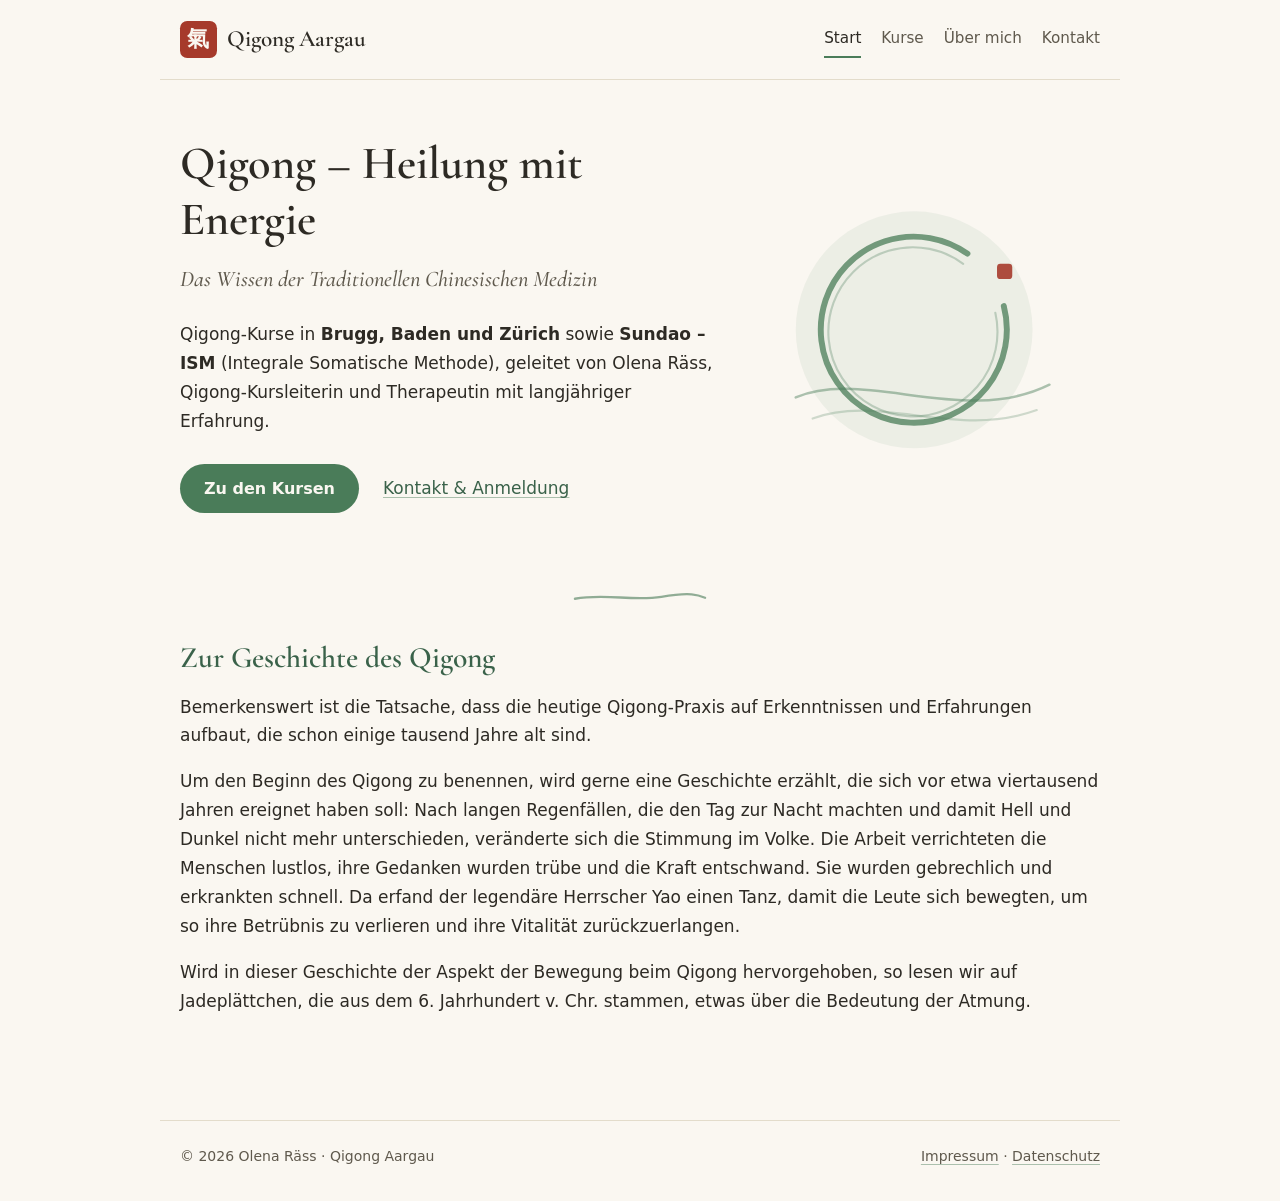
<file: index.html>
<!DOCTYPE html>
<html lang="de-CH">
<head>
  <meta charset="utf-8">
  <meta name="viewport" content="width=device-width, initial-scale=1">
  <title>Qigong Aargau – Olena Räss</title>
  <meta name="description" content="Qigong-Kurse in Brugg, Baden und Zürich mit Olena Räss – Heilung mit Energie nach dem Wissen der Traditionellen Chinesischen Medizin.">
  <link rel="preload" href="/fonts/cormorant-garamond-latin.woff2" as="font" type="font/woff2" crossorigin>
  <link rel="stylesheet" href="/css/style.css">
</head>
<body>

<header class="site-header">
  <a class="site-logo" href="/"><span class="seal" aria-hidden="true">氣</span>Qigong Aargau</a>
  <nav class="site-nav" aria-label="Hauptnavigation">
    <a href="/" aria-current="page">Start</a>
    <a href="/kurse.html">Kurse</a>
    <a href="/ueber-mich.html">Über mich</a>
    <a href="/kontakt.html">Kontakt</a>
  </nav>
</header>

<main>
  <section class="hero">
    <div class="hero-text">
      <h1>Qigong – Heilung mit Energie</h1>
      <p class="lead">Das Wissen der Traditionellen Chinesischen Medizin</p>

      <p>
        Qigong-Kurse in <strong>Brugg, Baden und Zürich</strong> sowie
        <strong>Sundao – ISM</strong> (Integrale Somatische Methode), geleitet von
        Olena Räss, Qigong-Kursleiterin und Therapeutin mit langjähriger Erfahrung.
      </p>

      <p class="hero-actions">
        <a class="button" href="/kurse.html">Zu den Kursen</a>
        <a href="/kontakt.html">Kontakt &amp; Anmeldung</a>
      </p>
    </div>

    <!-- Platzhalter-Grafik: später evtl. durch Foto ersetzen -->
    <svg class="hero-art" viewBox="0 0 420 340" aria-hidden="true">
      <circle cx="200" cy="170" r="140" fill="currentColor" fill-opacity="0.08"/>
      <path d="M 306 142 A 110 110 0 1 1 263 80"
            fill="none" stroke="currentColor" stroke-width="7"
            stroke-linecap="round" opacity="0.75"/>
      <path d="M 296 150 A 100 100 0 1 1 258 92"
            fill="none" stroke="currentColor" stroke-width="2.5"
            stroke-linecap="round" opacity="0.3"/>
      <path d="M 60 250 C 140 215, 260 285, 360 235"
            fill="none" stroke="currentColor" stroke-width="3"
            stroke-linecap="round" opacity="0.45"/>
      <path d="M 80 275 C 160 245, 250 300, 345 265"
            fill="none" stroke="currentColor" stroke-width="2.5"
            stroke-linecap="round" opacity="0.25"/>
      <rect x="298" y="92" width="18" height="18" rx="4" fill="#a63a2b" opacity="0.9"/>
    </svg>
  </section>

  <svg class="divider" viewBox="0 0 140 14" aria-hidden="true">
    <path d="M3 9 C 35 3, 62 12, 92 7 S 130 5, 137 8"
          fill="none" stroke="currentColor" stroke-width="2.4"
          stroke-linecap="round" opacity="0.6"/>
  </svg>

  <section>
    <h2>Zur Geschichte des Qigong</h2>
    <p>
      Bemerkenswert ist die Tatsache, dass die heutige Qigong-Praxis auf
      Erkenntnissen und Erfahrungen aufbaut, die schon einige tausend Jahre alt
      sind.
    </p>
    <p>
      Um den Beginn des Qigong zu benennen, wird gerne eine Geschichte erzählt,
      die sich vor etwa viertausend Jahren ereignet haben soll: Nach langen
      Regenfällen, die den Tag zur Nacht machten und damit Hell und Dunkel
      nicht mehr unterschieden, veränderte sich die Stimmung im Volke. Die
      Arbeit verrichteten die Menschen lustlos, ihre Gedanken wurden trübe und
      die Kraft entschwand. Sie wurden gebrechlich und erkrankten schnell. Da
      erfand der legendäre Herrscher Yao einen Tanz, damit die Leute sich
      bewegten, um so ihre Betrübnis zu verlieren und ihre Vitalität
      zurückzuerlangen.
    </p>
    <p>
      Wird in dieser Geschichte der Aspekt der Bewegung beim Qigong
      hervorgehoben, so lesen wir auf Jadeplättchen, die aus dem
      6.&nbsp;Jahrhundert v.&nbsp;Chr. stammen, etwas über die Bedeutung der
      Atmung.
    </p>
  </section>
</main>

<footer class="site-footer">
  <p>© 2026 Olena Räss · Qigong Aargau</p>
  <nav aria-label="Rechtliches">
    <a href="/impressum.html">Impressum</a> ·
    <a href="/datenschutz.html">Datenschutz</a>
  </nav>
</footer>

</body>
</html>
</file>
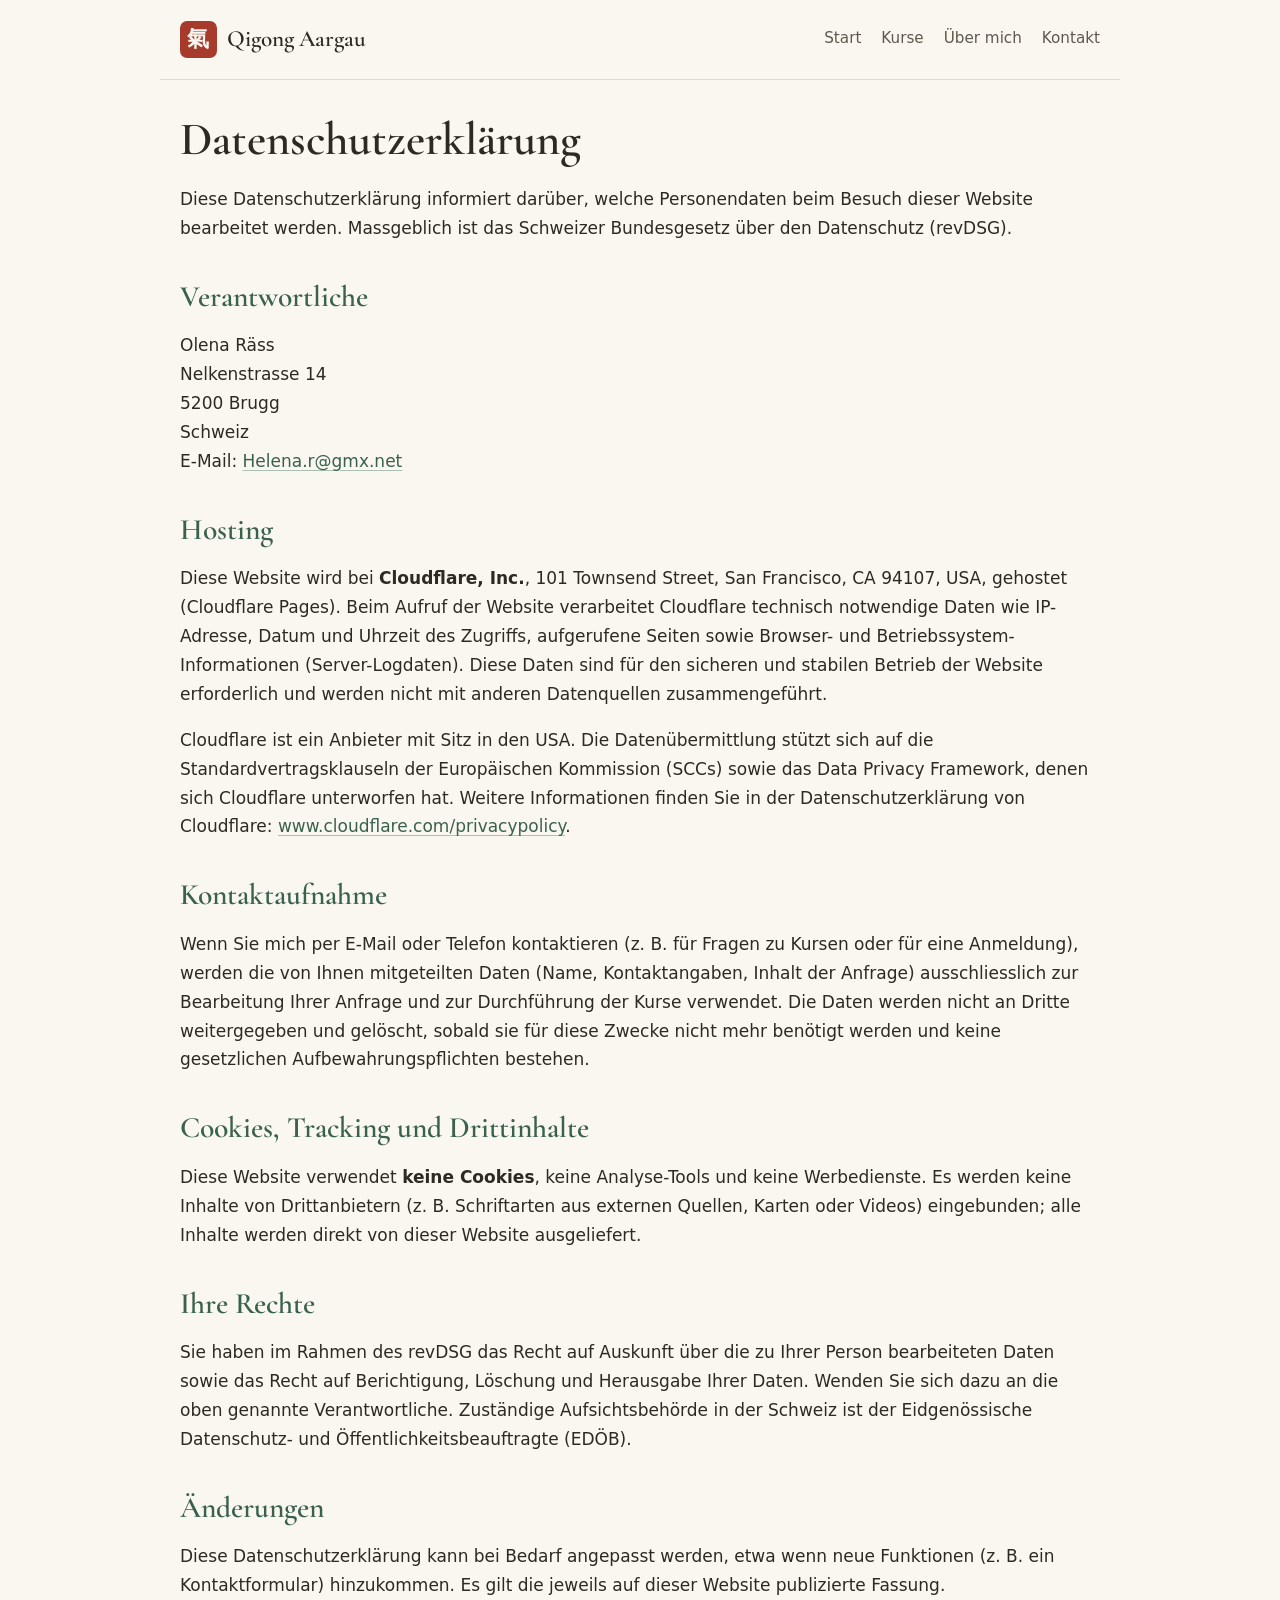
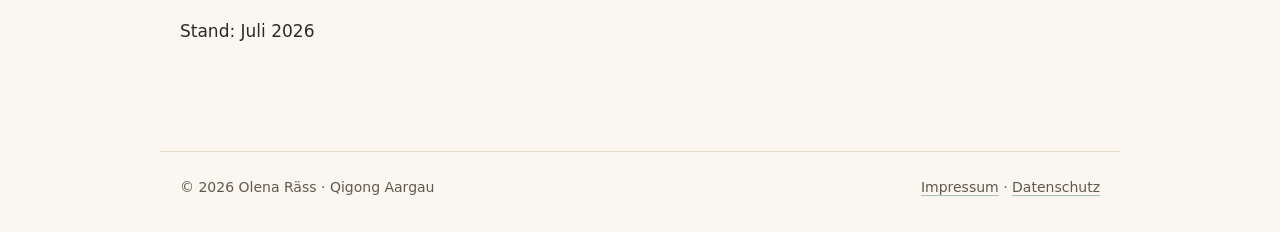
<file: datenschutz.html>
<!DOCTYPE html>
<html lang="de-CH">
<head>
  <meta charset="utf-8">
  <meta name="viewport" content="width=device-width, initial-scale=1">
  <title>Datenschutzerklärung – Qigong Aargau</title>
  <meta name="robots" content="noindex">
  <link rel="preload" href="/fonts/cormorant-garamond-latin.woff2" as="font" type="font/woff2" crossorigin>
  <link rel="stylesheet" href="/css/style.css">
</head>
<body>

<header class="site-header">
  <a class="site-logo" href="/"><span class="seal" aria-hidden="true">氣</span>Qigong Aargau</a>
  <nav class="site-nav" aria-label="Hauptnavigation">
    <a href="/">Start</a>
    <a href="/kurse.html">Kurse</a>
    <a href="/ueber-mich.html">Über mich</a>
    <a href="/kontakt.html">Kontakt</a>
  </nav>
</header>

<main>
  <h1>Datenschutzerklärung</h1>

  <p>
    Diese Datenschutzerklärung informiert darüber, welche Personendaten beim
    Besuch dieser Website bearbeitet werden. Massgeblich ist das Schweizer
    Bundesgesetz über den Datenschutz (revDSG).
  </p>

  <h2>Verantwortliche</h2>
  <address>
    <p>
      Olena Räss<br>
      Nelkenstrasse 14<br>
      5200 Brugg<br>
      Schweiz<br>
      E-Mail: <a href="mailto:Helena.r@gmx.net">Helena.r@gmx.net</a>
    </p>
  </address>

  <h2>Hosting</h2>
  <p>
    Diese Website wird bei <strong>Cloudflare, Inc.</strong>, 101 Townsend
    Street, San Francisco, CA 94107, USA, gehostet (Cloudflare Pages).
    Beim Aufruf der Website verarbeitet Cloudflare technisch notwendige Daten
    wie IP-Adresse, Datum und Uhrzeit des Zugriffs, aufgerufene Seiten sowie
    Browser- und Betriebssystem-Informationen (Server-Logdaten). Diese Daten
    sind für den sicheren und stabilen Betrieb der Website erforderlich und
    werden nicht mit anderen Datenquellen zusammengeführt.
  </p>
  <p>
    Cloudflare ist ein Anbieter mit Sitz in den USA. Die Datenübermittlung
    stützt sich auf die Standardvertragsklauseln der Europäischen Kommission
    (SCCs) sowie das Data Privacy Framework, denen sich Cloudflare
    unterworfen hat. Weitere Informationen finden Sie in der
    Datenschutzerklärung von Cloudflare:
    <a href="https://www.cloudflare.com/privacypolicy/" rel="noopener">
      www.cloudflare.com/privacypolicy</a>.
  </p>

  <h2>Kontaktaufnahme</h2>
  <p>
    Wenn Sie mich per E-Mail oder Telefon kontaktieren (z.&nbsp;B. für Fragen
    zu Kursen oder für eine Anmeldung), werden die von Ihnen mitgeteilten
    Daten (Name, Kontaktangaben, Inhalt der Anfrage) ausschliesslich zur
    Bearbeitung Ihrer Anfrage und zur Durchführung der Kurse verwendet. Die
    Daten werden nicht an Dritte weitergegeben und gelöscht, sobald sie für
    diese Zwecke nicht mehr benötigt werden und keine gesetzlichen
    Aufbewahrungspflichten bestehen.
  </p>

  <h2>Cookies, Tracking und Drittinhalte</h2>
  <p>
    Diese Website verwendet <strong>keine Cookies</strong>, keine
    Analyse-Tools und keine Werbedienste. Es werden keine Inhalte von
    Drittanbietern (z.&nbsp;B. Schriftarten aus externen Quellen, Karten oder
    Videos) eingebunden; alle Inhalte werden direkt von dieser Website
    ausgeliefert.
  </p>

  <h2>Ihre Rechte</h2>
  <p>
    Sie haben im Rahmen des revDSG das Recht auf Auskunft über die zu Ihrer
    Person bearbeiteten Daten sowie das Recht auf Berichtigung, Löschung und
    Herausgabe Ihrer Daten. Wenden Sie sich dazu an die oben genannte
    Verantwortliche. Zuständige Aufsichtsbehörde in der Schweiz ist der
    Eidgenössische Datenschutz- und Öffentlichkeitsbeauftragte (EDÖB).
  </p>

  <h2>Änderungen</h2>
  <p>
    Diese Datenschutzerklärung kann bei Bedarf angepasst werden, etwa wenn
    neue Funktionen (z.&nbsp;B. ein Kontaktformular) hinzukommen. Es gilt die
    jeweils auf dieser Website publizierte Fassung.
  </p>

  <p>Stand: Juli 2026</p>
</main>

<footer class="site-footer">
  <p>© 2026 Olena Räss · Qigong Aargau</p>
  <nav aria-label="Rechtliches">
    <a href="/impressum.html">Impressum</a> ·
    <a href="/datenschutz.html">Datenschutz</a>
  </nav>
</footer>

</body>
</html>
</file>
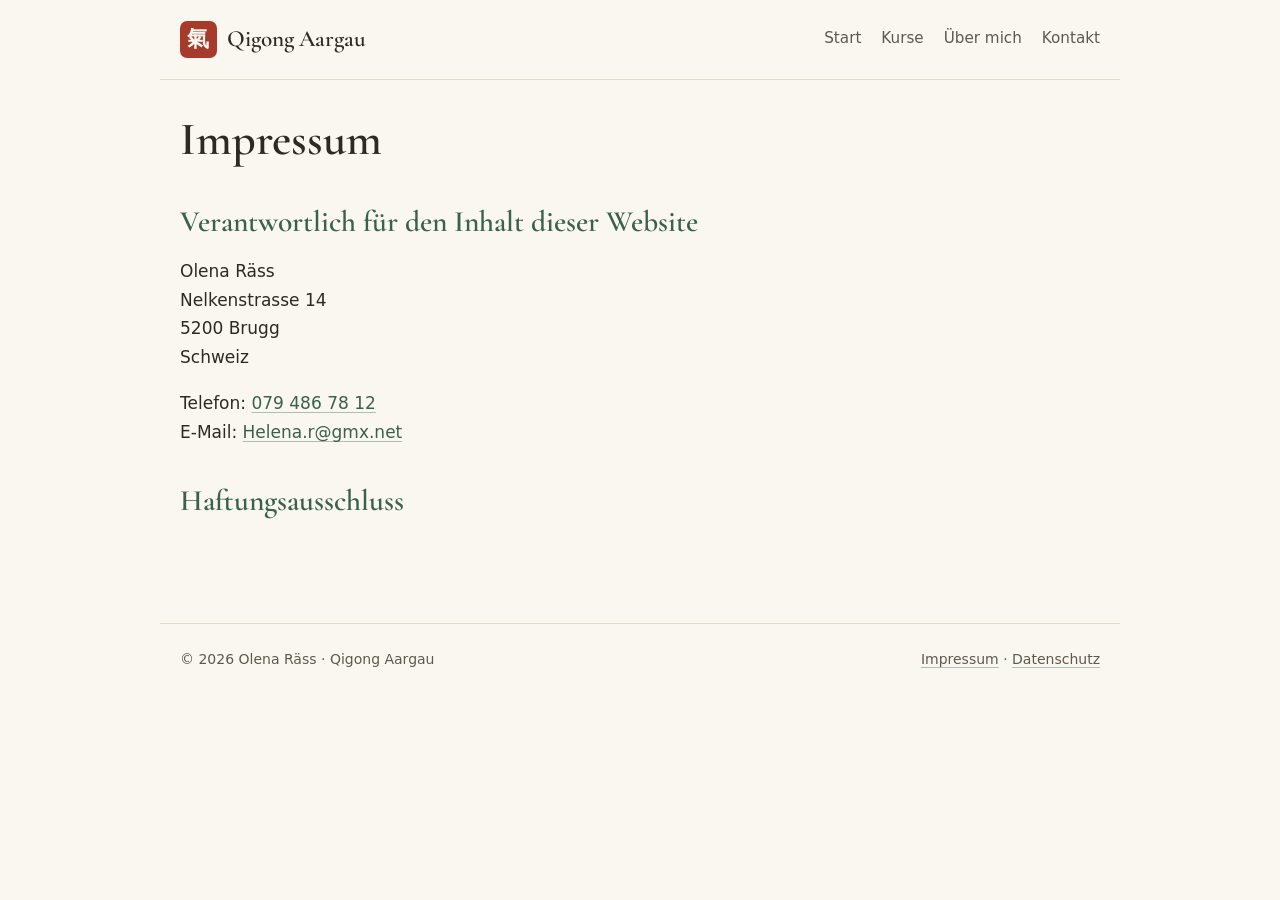
<file: impressum.html>
<!DOCTYPE html>
<html lang="de-CH">
<head>
  <meta charset="utf-8">
  <meta name="viewport" content="width=device-width, initial-scale=1">
  <title>Impressum – Qigong Aargau</title>
  <meta name="robots" content="noindex">
  <link rel="preload" href="/fonts/cormorant-garamond-latin.woff2" as="font" type="font/woff2" crossorigin>
  <link rel="stylesheet" href="/css/style.css">
</head>
<body>

<header class="site-header">
  <a class="site-logo" href="/"><span class="seal" aria-hidden="true">氣</span>Qigong Aargau</a>
  <nav class="site-nav" aria-label="Hauptnavigation">
    <a href="/">Start</a>
    <a href="/kurse.html">Kurse</a>
    <a href="/ueber-mich.html">Über mich</a>
    <a href="/kontakt.html">Kontakt</a>
  </nav>
</header>

<main>
  <h1>Impressum</h1>

  <h2>Verantwortlich für den Inhalt dieser Website</h2>
  <address>
    <p>
      Olena Räss<br>
      Nelkenstrasse 14<br>
      5200 Brugg<br>
      Schweiz
    </p>
    <p>
      Telefon: <a href="tel:+41794867812">079 486 78 12</a><br>
      E-Mail: <a href="mailto:Helena.r@gmx.net">Helena.r@gmx.net</a>
    </p>
  </address>

  <h2>Haftungsausschluss</h2>
  <p><!-- TODO: Haftungsausschluss / Hinweis zu externen Links --></p>
</main>

<footer class="site-footer">
  <p>© 2026 Olena Räss · Qigong Aargau</p>
  <nav aria-label="Rechtliches">
    <a href="/impressum.html">Impressum</a> ·
    <a href="/datenschutz.html">Datenschutz</a>
  </nav>
</footer>

</body>
</html>
</file>
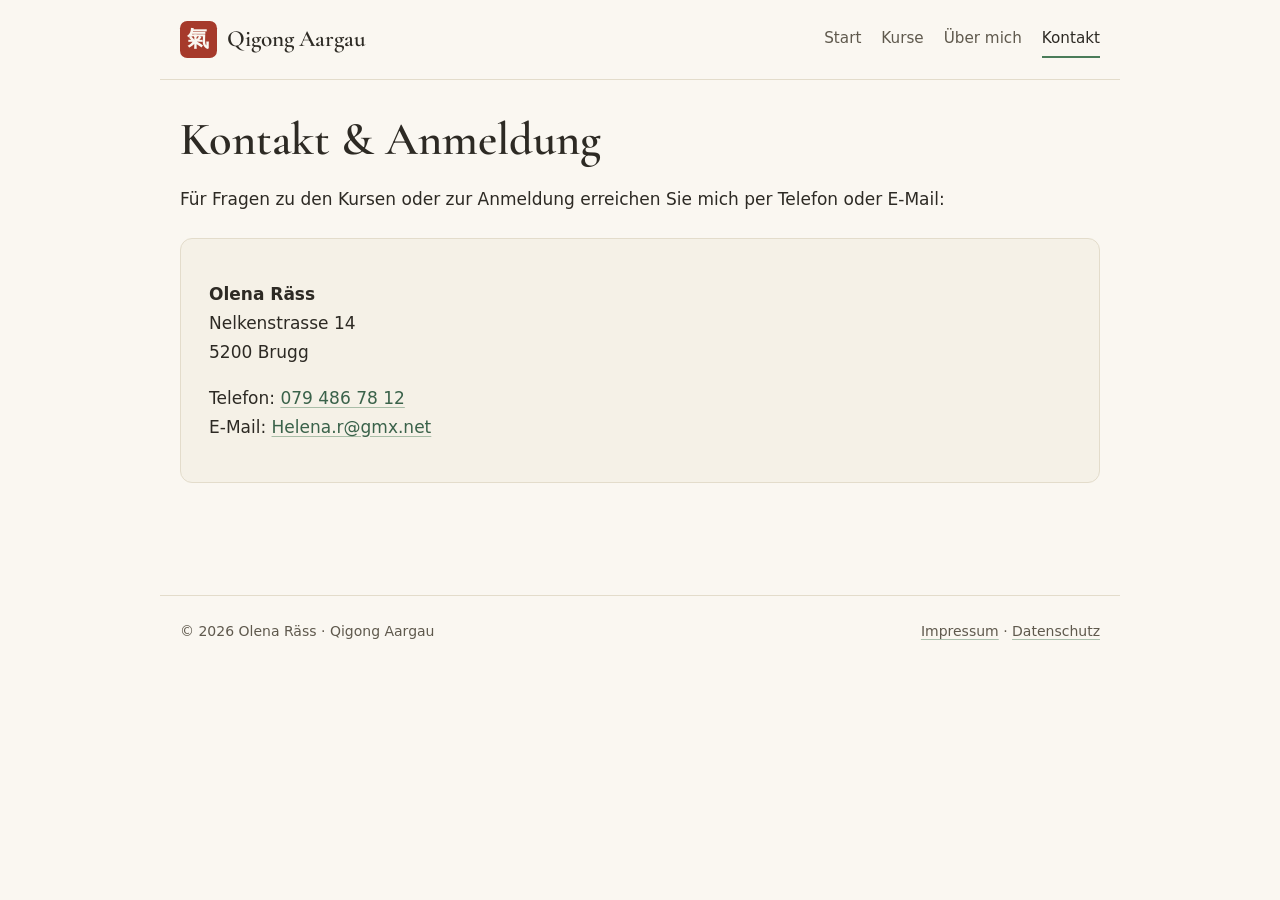
<file: kontakt.html>
<!DOCTYPE html>
<html lang="de-CH">
<head>
  <meta charset="utf-8">
  <meta name="viewport" content="width=device-width, initial-scale=1">
  <title>Kontakt – Qigong Aargau</title>
  <meta name="description" content="Kontakt und Anmeldung für Qigong-Kurse in Brugg, Baden und Zürich – Olena Räss.">
  <link rel="preload" href="/fonts/cormorant-garamond-latin.woff2" as="font" type="font/woff2" crossorigin>
  <link rel="stylesheet" href="/css/style.css">
</head>
<body>

<header class="site-header">
  <a class="site-logo" href="/"><span class="seal" aria-hidden="true">氣</span>Qigong Aargau</a>
  <nav class="site-nav" aria-label="Hauptnavigation">
    <a href="/">Start</a>
    <a href="/kurse.html">Kurse</a>
    <a href="/ueber-mich.html">Über mich</a>
    <a href="/kontakt.html" aria-current="page">Kontakt</a>
  </nav>
</header>

<main>
  <h1>Kontakt &amp; Anmeldung</h1>

  <p>
    Für Fragen zu den Kursen oder zur Anmeldung erreichen Sie mich per Telefon
    oder E-Mail:
  </p>

  <address class="card">
    <p>
      <strong>Olena Räss</strong><br>
      Nelkenstrasse 14<br>
      5200 Brugg
    </p>
    <p>
      Telefon: <a href="tel:+41794867812">079 486 78 12</a><br>
      E-Mail: <a href="mailto:Helena.r@gmx.net">Helena.r@gmx.net</a>
    </p>
  </address>

  <p><!-- TODO: später evtl. Kontaktformular via Pages Functions + Turnstile --></p>
</main>

<footer class="site-footer">
  <p>© 2026 Olena Räss · Qigong Aargau</p>
  <nav aria-label="Rechtliches">
    <a href="/impressum.html">Impressum</a> ·
    <a href="/datenschutz.html">Datenschutz</a>
  </nav>
</footer>

</body>
</html>
</file>
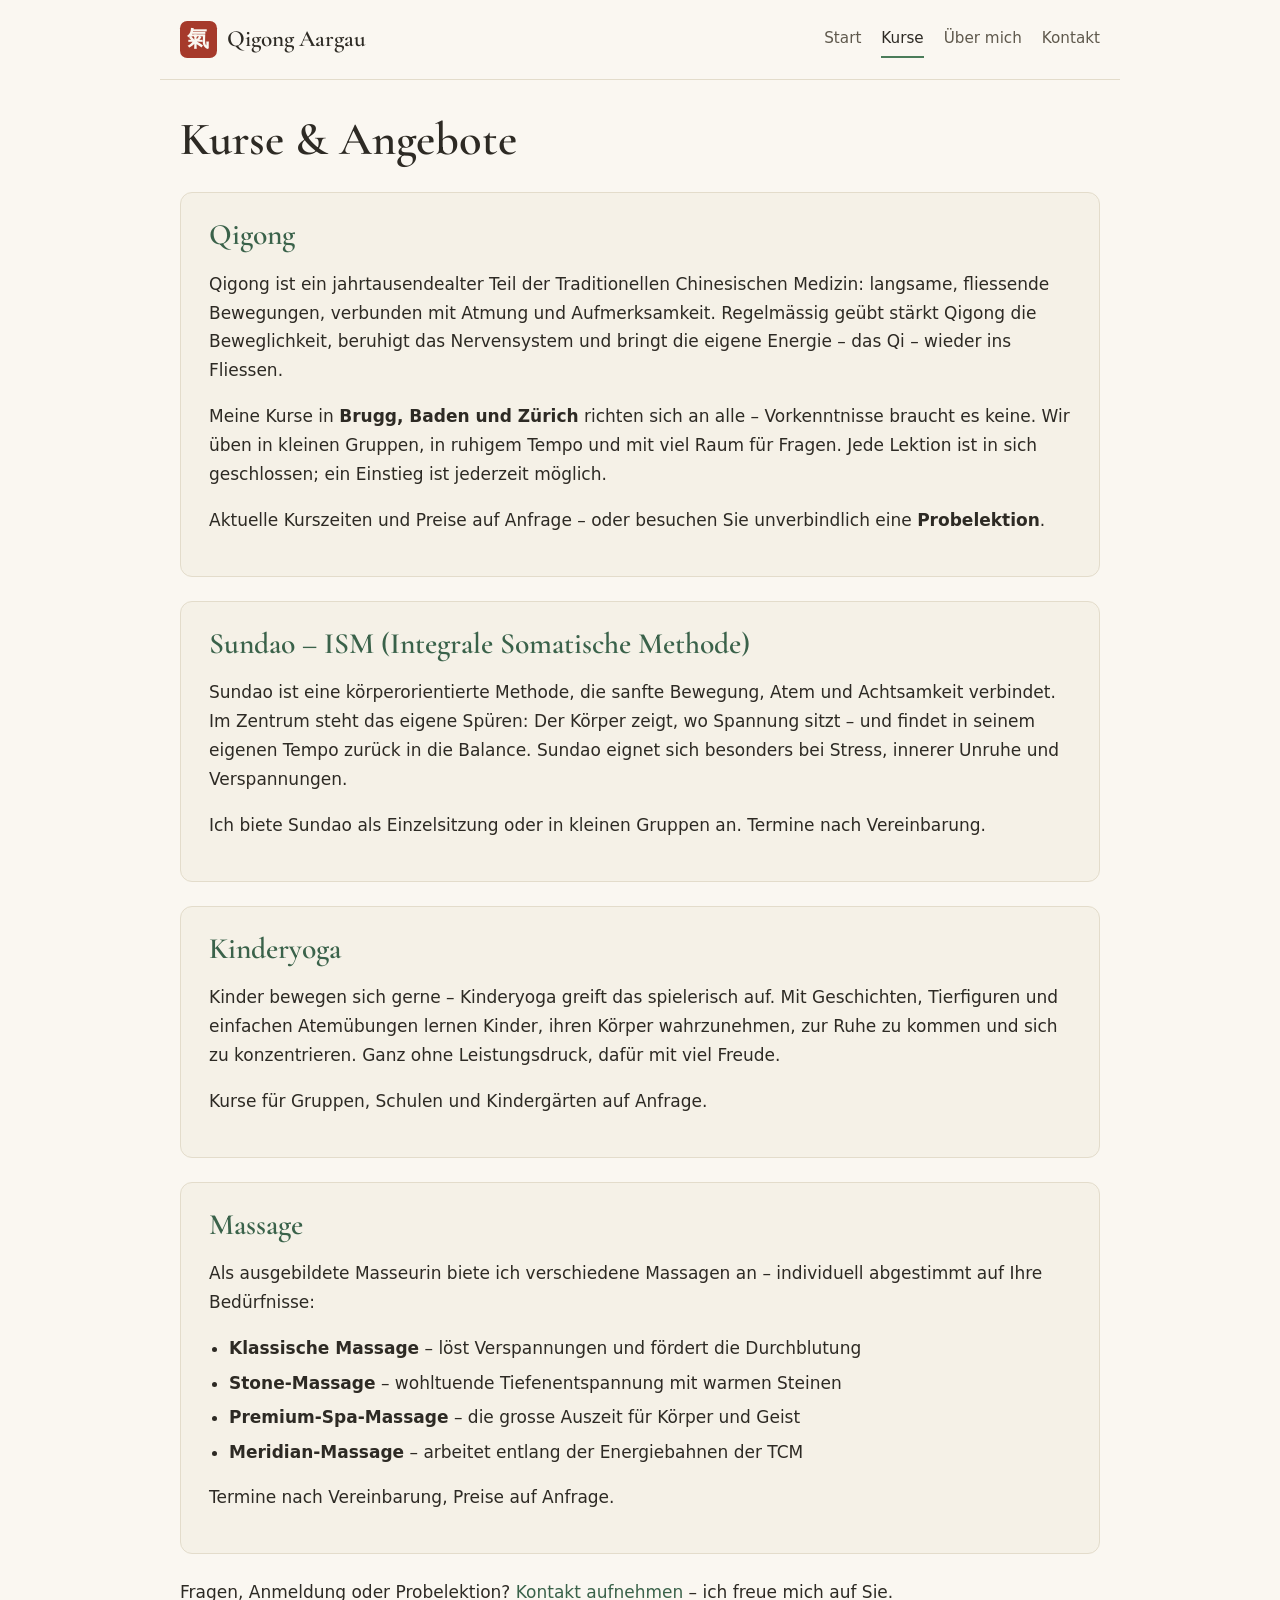
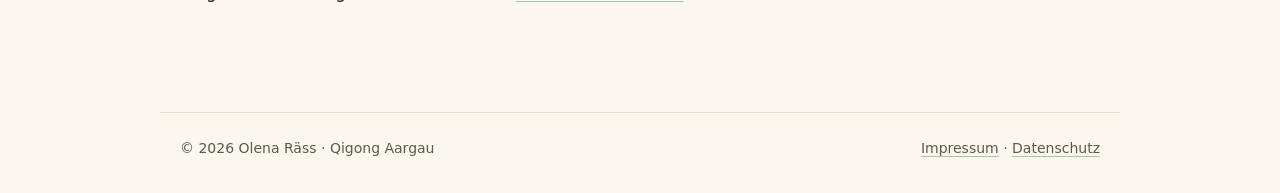
<file: kurse.html>
<!DOCTYPE html>
<html lang="de-CH">
<head>
  <meta charset="utf-8">
  <meta name="viewport" content="width=device-width, initial-scale=1">
  <title>Kurse &amp; Angebote – Qigong Aargau</title>
  <meta name="description" content="Qigong-Kurse in Brugg, Baden und Zürich, Sundao (ISM), Kinderyoga sowie Massage-Angebote – Kursplan, Orte und Preise.">
  <link rel="preload" href="/fonts/cormorant-garamond-latin.woff2" as="font" type="font/woff2" crossorigin>
  <link rel="stylesheet" href="/css/style.css">
</head>
<body>

<header class="site-header">
  <a class="site-logo" href="/"><span class="seal" aria-hidden="true">氣</span>Qigong Aargau</a>
  <nav class="site-nav" aria-label="Hauptnavigation">
    <a href="/">Start</a>
    <a href="/kurse.html" aria-current="page">Kurse</a>
    <a href="/ueber-mich.html">Über mich</a>
    <a href="/kontakt.html">Kontakt</a>
  </nav>
</header>

<main>
  <h1>Kurse &amp; Angebote</h1>

  <section class="card">
    <h2>Qigong</h2>
    <p>
      Qigong ist ein jahrtausendealter Teil der Traditionellen Chinesischen
      Medizin: langsame, fliessende Bewegungen, verbunden mit Atmung und
      Aufmerksamkeit. Regelmässig geübt stärkt Qigong die Beweglichkeit,
      beruhigt das Nervensystem und bringt die eigene Energie – das Qi –
      wieder ins Fliessen.
    </p>
    <p>
      Meine Kurse in <strong>Brugg, Baden und Zürich</strong> richten sich an
      alle – Vorkenntnisse braucht es keine. Wir üben in kleinen Gruppen, in
      ruhigem Tempo und mit viel Raum für Fragen. Jede Lektion ist in sich
      geschlossen; ein Einstieg ist jederzeit möglich.
    </p>
    <p>
      Aktuelle Kurszeiten und Preise auf Anfrage – oder besuchen Sie
      unverbindlich eine <strong>Probelektion</strong>.
    </p>
  </section>

  <section class="card">
    <h2>Sundao – ISM (Integrale Somatische Methode)</h2>
    <p>
      Sundao ist eine körperorientierte Methode, die sanfte Bewegung, Atem
      und Achtsamkeit verbindet. Im Zentrum steht das eigene Spüren: Der
      Körper zeigt, wo Spannung sitzt – und findet in seinem eigenen Tempo
      zurück in die Balance. Sundao eignet sich besonders bei Stress,
      innerer Unruhe und Verspannungen.
    </p>
    <p>
      Ich biete Sundao als Einzelsitzung oder in kleinen Gruppen an.
      Termine nach Vereinbarung.
    </p>
  </section>

  <section class="card">
    <h2>Kinderyoga</h2>
    <p>
      Kinder bewegen sich gerne – Kinderyoga greift das spielerisch auf.
      Mit Geschichten, Tierfiguren und einfachen Atemübungen lernen Kinder,
      ihren Körper wahrzunehmen, zur Ruhe zu kommen und sich zu
      konzentrieren. Ganz ohne Leistungsdruck, dafür mit viel Freude.
    </p>
    <p>
      Kurse für Gruppen, Schulen und Kindergärten auf Anfrage.
    </p>
  </section>

  <section class="card">
    <h2>Massage</h2>
    <p>
      Als ausgebildete Masseurin biete ich verschiedene Massagen an –
      individuell abgestimmt auf Ihre Bedürfnisse:
    </p>
    <ul>
      <li><strong>Klassische Massage</strong> – löst Verspannungen und fördert die Durchblutung</li>
      <li><strong>Stone-Massage</strong> – wohltuende Tiefenentspannung mit warmen Steinen</li>
      <li><strong>Premium-Spa-Massage</strong> – die grosse Auszeit für Körper und Geist</li>
      <li><strong>Meridian-Massage</strong> – arbeitet entlang der Energiebahnen der TCM</li>
    </ul>
    <p>
      Termine nach Vereinbarung, Preise auf Anfrage.
    </p>
  </section>

  <p>
    Fragen, Anmeldung oder Probelektion?
    <a href="/kontakt.html">Kontakt aufnehmen</a> – ich freue mich auf Sie.
  </p>
</main>

<footer class="site-footer">
  <p>© 2026 Olena Räss · Qigong Aargau</p>
  <nav aria-label="Rechtliches">
    <a href="/impressum.html">Impressum</a> ·
    <a href="/datenschutz.html">Datenschutz</a>
  </nav>
</footer>

</body>
</html>
</file>
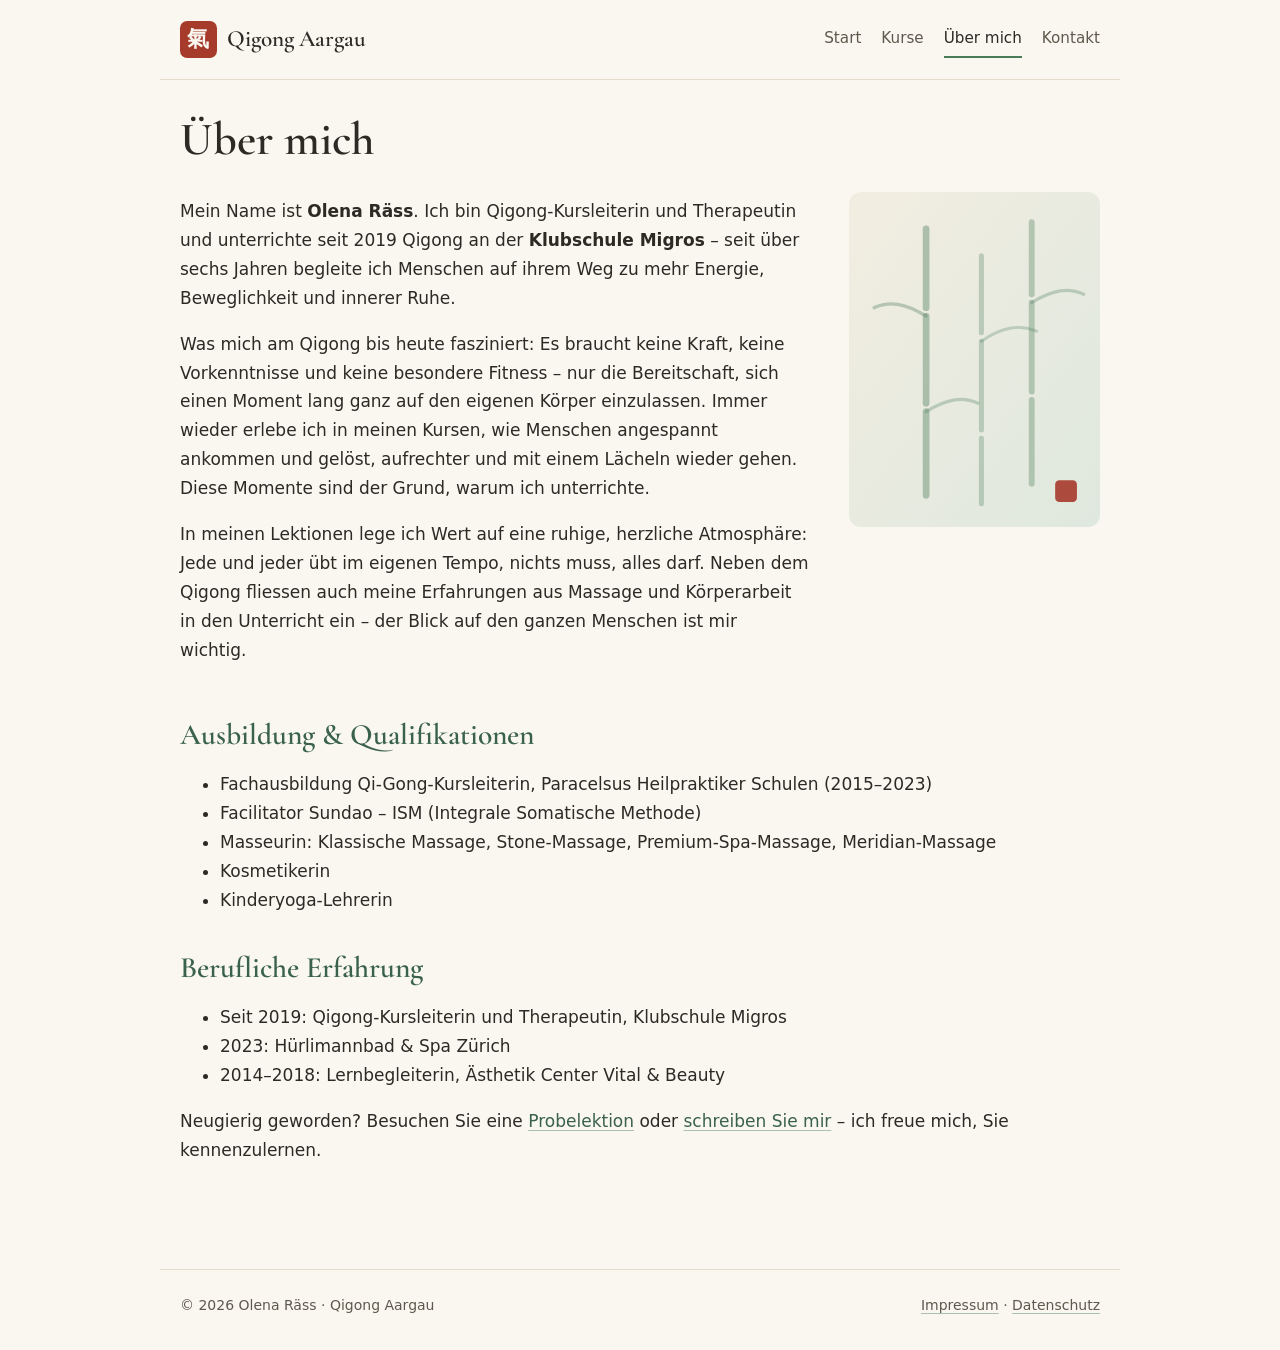
<file: ueber-mich.html>
<!DOCTYPE html>
<html lang="de-CH">
<head>
  <meta charset="utf-8">
  <meta name="viewport" content="width=device-width, initial-scale=1">
  <title>Über mich – Qigong Aargau</title>
  <meta name="description" content="Olena Räss – Qigong-Kursleiterin und Therapeutin, Masseurin, Kosmetikerin, Kinderyoga-Lehrerin und Facilitator Sundao (ISM).">
  <link rel="preload" href="/fonts/cormorant-garamond-latin.woff2" as="font" type="font/woff2" crossorigin>
  <link rel="stylesheet" href="/css/style.css">
</head>
<body>

<header class="site-header">
  <a class="site-logo" href="/"><span class="seal" aria-hidden="true">氣</span>Qigong Aargau</a>
  <nav class="site-nav" aria-label="Hauptnavigation">
    <a href="/">Start</a>
    <a href="/kurse.html">Kurse</a>
    <a href="/ueber-mich.html" aria-current="page">Über mich</a>
    <a href="/kontakt.html">Kontakt</a>
  </nav>
</header>

<main>
  <h1>Über mich</h1>

  <div class="bio">
  <div class="bio-text">
  <p>
    Mein Name ist <strong>Olena Räss</strong>. Ich bin Qigong-Kursleiterin und
    Therapeutin und unterrichte seit 2019 Qigong an der
    <strong>Klubschule Migros</strong> – seit über sechs Jahren begleite ich
    Menschen auf ihrem Weg zu mehr Energie, Beweglichkeit und innerer Ruhe.
  </p>

  <p>
    Was mich am Qigong bis heute fasziniert: Es braucht keine Kraft, keine
    Vorkenntnisse und keine besondere Fitness – nur die Bereitschaft, sich
    einen Moment lang ganz auf den eigenen Körper einzulassen. Immer wieder
    erlebe ich in meinen Kursen, wie Menschen angespannt ankommen und
    gelöst, aufrechter und mit einem Lächeln wieder gehen. Diese Momente
    sind der Grund, warum ich unterrichte.
  </p>

  <p>
    In meinen Lektionen lege ich Wert auf eine ruhige, herzliche Atmosphäre:
    Jede und jeder übt im eigenen Tempo, nichts muss, alles darf. Neben dem
    Qigong fliessen auch meine Erfahrungen aus Massage und Körperarbeit in
    den Unterricht ein – der Blick auf den ganzen Menschen ist mir wichtig.
  </p>
  </div>

  <!-- Platzhalter-Grafik: durch Porträtfoto ersetzen, sobald Olenas OK vorliegt -->
  <figure class="bio-figure" aria-hidden="true">
    <svg viewBox="0 0 300 400">
      <defs>
        <linearGradient id="bg" x1="0" y1="0" x2="1" y2="1">
          <stop offset="0" stop-color="#f2ede1"/>
          <stop offset="1" stop-color="#dfe8de"/>
        </linearGradient>
      </defs>
      <rect x="0" y="0" width="300" height="400" rx="12" fill="url(#bg)"/>
      <g stroke="#4a7c59" stroke-linecap="round" fill="none">
        <path d="M 92 44 V 138 M 92 148 V 252 M 92 262 V 362" stroke-width="8" opacity="0.4"/>
        <path d="M 158 76 V 168 M 158 178 V 284 M 158 294 V 372" stroke-width="6" opacity="0.3"/>
        <path d="M 218 36 V 122 M 218 132 V 238 M 218 248 V 348" stroke-width="7" opacity="0.35"/>
        <path d="M 92 148 C 66 132, 48 130, 30 138" stroke-width="4" opacity="0.35"/>
        <path d="M 158 178 C 184 160, 204 158, 224 166" stroke-width="3.5" opacity="0.28"/>
        <path d="M 218 132 C 244 116, 262 114, 280 122" stroke-width="4" opacity="0.3"/>
        <path d="M 92 262 C 118 246, 136 244, 154 252" stroke-width="4" opacity="0.3"/>
      </g>
      <rect x="246" y="344" width="26" height="26" rx="5" fill="#a63a2b" opacity="0.9"/>
    </svg>
  </figure>
  </div>

  <h2>Ausbildung &amp; Qualifikationen</h2>
  <ul>
    <li>Fachausbildung Qi-Gong-Kursleiterin, Paracelsus Heilpraktiker Schulen (2015–2023)</li>
    <li>Facilitator Sundao – ISM (Integrale Somatische Methode)</li>
    <li>Masseurin: Klassische Massage, Stone-Massage, Premium-Spa-Massage, Meridian-Massage</li>
    <li>Kosmetikerin</li>
    <li>Kinderyoga-Lehrerin</li>
  </ul>

  <h2>Berufliche Erfahrung</h2>
  <ul>
    <li>Seit 2019: Qigong-Kursleiterin und Therapeutin, Klubschule Migros</li>
    <li>2023: Hürlimannbad &amp; Spa Zürich</li>
    <li>2014–2018: Lernbegleiterin, Ästhetik Center Vital &amp; Beauty</li>
  </ul>

  <p>
    Neugierig geworden? Besuchen Sie eine
    <a href="/kurse.html">Probelektion</a> oder
    <a href="/kontakt.html">schreiben Sie mir</a> – ich freue mich, Sie
    kennenzulernen.
  </p>

  <!-- TODO: Fotos (Porträt, Kursimpressionen) -->

</main>

<footer class="site-footer">
  <p>© 2026 Olena Räss · Qigong Aargau</p>
  <nav aria-label="Rechtliches">
    <a href="/impressum.html">Impressum</a> ·
    <a href="/datenschutz.html">Datenschutz</a>
  </nav>
</footer>

</body>
</html>
</file>
<file: css/style.css>
/* Qigong Aargau – zentrales Stylesheet
   Gestaltung: Reispapier-Grundton, Tusche-Anthrazit, Jade als Hauptakzent,
   Siegelrot (sparsam) als zweiter Akzent. Überschriften: Cormorant Garamond
   (selbst gehostet, variable Schrift), Fliesstext: Systemschrift. */

/* ---------- Schriften (selbst gehostet, /fonts) ---------- */

@font-face {
  font-family: "Cormorant Garamond";
  font-style: normal;
  font-weight: 300 700;
  font-display: swap;
  src: url("/fonts/cormorant-garamond-latin.woff2") format("woff2");
}

@font-face {
  font-family: "Cormorant Garamond";
  font-style: italic;
  font-weight: 300 700;
  font-display: swap;
  src: url("/fonts/cormorant-garamond-italic-latin.woff2") format("woff2");
}

/* ---------- Farb- und Grundwerte ---------- */

:root {
  --paper: #faf7f1;
  --paper-deep: #f2ede1;
  --ink: #2d2a24;
  --ink-soft: #5f594d;
  --jade: #4a7c59;
  --jade-deep: #3a624a;
  --seal: #a63a2b;
  --line: #e3dccb;
  --max-width: 60rem;
  --font-display: "Cormorant Garamond", Georgia, "Times New Roman", serif;
  --font-body: system-ui, -apple-system, "Segoe UI", Roboto, sans-serif;
}

* {
  box-sizing: border-box;
}

body {
  margin: 0;
  font-family: var(--font-body);
  font-size: 1.0625rem;
  line-height: 1.7;
  color: var(--ink);
  background: var(--paper);
}

/* ---------- Grundraster ---------- */

.site-header,
main,
.site-footer {
  max-width: var(--max-width);
  margin: 0 auto;
  padding: 1rem 1.25rem;
}

main {
  padding-top: 1.5rem;
  padding-bottom: 2rem;
}

/* ---------- Typografie ---------- */

h1,
h2,
h3 {
  font-family: var(--font-display);
  font-weight: 600;
  line-height: 1.2;
  color: var(--ink);
}

h1 {
  font-size: clamp(2.1rem, 5vw, 2.9rem);
  margin: 0.5rem 0 0.75rem;
}

h2 {
  font-size: clamp(1.5rem, 3.5vw, 1.85rem);
  margin: 2.25rem 0 0.5rem;
  color: var(--jade-deep);
}

.lead {
  font-family: var(--font-display);
  font-style: italic;
  font-weight: 500;
  font-size: 1.4rem;
  color: var(--ink-soft);
  margin-top: 0;
}

a {
  color: var(--jade-deep);
  text-decoration-color: color-mix(in srgb, var(--jade) 45%, transparent);
  text-underline-offset: 0.2em;
}

a:hover {
  color: var(--seal);
  text-decoration-color: currentColor;
}

:focus-visible {
  outline: 2px solid var(--jade);
  outline-offset: 3px;
  border-radius: 2px;
}

strong {
  color: var(--ink);
}

address {
  font-style: normal;
}

img {
  max-width: 100%;
  height: auto;
}

::selection {
  background: color-mix(in srgb, var(--jade) 25%, var(--paper));
}

/* ---------- Kopfbereich ---------- */

.site-header {
  display: flex;
  flex-wrap: wrap;
  align-items: center;
  gap: 0.75rem 1.5rem;
  padding-top: 1.25rem;
  padding-bottom: 1.25rem;
  border-bottom: 1px solid var(--line);
}

.site-logo {
  display: inline-flex;
  align-items: center;
  gap: 0.65rem;
  font-family: var(--font-display);
  font-weight: 600;
  font-size: 1.45rem;
  color: var(--ink);
  text-decoration: none;
}

.site-logo:hover {
  color: var(--ink);
}

.seal {
  display: inline-flex;
  align-items: center;
  justify-content: center;
  width: 2.3rem;
  height: 2.3rem;
  border-radius: 0.45rem;
  background: var(--seal);
  color: var(--paper);
  font-family: "Noto Serif CJK SC", "Noto Sans CJK SC", "PingFang SC",
    "Hiragino Sans GB", "Microsoft YaHei", serif;
  font-size: 1.35rem;
  line-height: 1;
  flex: none;
}

.site-nav {
  display: flex;
  flex-wrap: wrap;
  gap: 0.25rem 1.25rem;
  margin-left: auto;
  font-size: 0.95rem;
}

.site-nav a {
  color: var(--ink-soft);
  text-decoration: none;
  padding: 0.25rem 0;
  border-bottom: 2px solid transparent;
}

.site-nav a:hover {
  color: var(--jade-deep);
}

.site-nav a[aria-current="page"] {
  color: var(--ink);
  border-bottom-color: var(--jade);
}

/* ---------- Startseite: Hero ---------- */

.hero {
  display: grid;
  grid-template-columns: 3fr 2fr;
  gap: 2rem;
  align-items: center;
  padding: 1.5rem 0 1rem;
}

.hero-art {
  width: 100%;
  height: auto;
  color: var(--jade);
}

.hero-actions {
  display: flex;
  flex-wrap: wrap;
  align-items: center;
  gap: 1rem 1.5rem;
  margin-top: 1.75rem;
}

.button {
  display: inline-block;
  background: var(--jade);
  color: var(--paper);
  text-decoration: none;
  font-weight: 600;
  font-size: 1rem;
  padding: 0.7rem 1.5rem;
  border-radius: 999px;
  transition: background-color 0.15s ease;
}

.button:hover {
  background: var(--jade-deep);
  color: var(--paper);
}

@media (max-width: 44rem) {
  .hero {
    grid-template-columns: 1fr;
    gap: 1rem;
  }

  .hero-art {
    max-width: 16rem;
    margin: 0 auto;
  }
}

/* ---------- Trennelement (Pinselstrich) ---------- */

.divider {
  display: block;
  width: 8.5rem;
  height: auto;
  margin: 2.75rem auto 0.5rem;
  color: var(--jade);
}

/* ---------- Karten (Kurse, Kontakt) ---------- */

.card {
  background: color-mix(in srgb, var(--paper-deep) 65%, var(--paper));
  border: 1px solid var(--line);
  border-radius: 0.75rem;
  padding: 1.5rem 1.75rem;
  margin: 1.5rem 0;
}

.card h2 {
  margin-top: 0;
}

.card ul {
  padding-left: 1.25rem;
}

.card li {
  margin: 0.35rem 0;
}

/* ---------- Über mich ---------- */

.bio {
  display: grid;
  grid-template-columns: 5fr 2fr;
  gap: 2.5rem;
  align-items: start;
}

.bio-figure {
  margin: 0.75rem 0 0;
}

.bio-figure svg {
  width: 100%;
  height: auto;
  border-radius: 0.75rem;
}

@media (max-width: 44rem) {
  .bio {
    grid-template-columns: 1fr;
    gap: 0;
  }

  .bio-figure {
    max-width: 14rem;
  }
}

/* ---------- Fussbereich ---------- */

.site-footer {
  margin-top: 3.5rem;
  padding-top: 1.5rem;
  padding-bottom: 2rem;
  border-top: 1px solid var(--line);
  font-size: 0.875rem;
  color: var(--ink-soft);
  display: flex;
  flex-wrap: wrap;
  gap: 0.5rem 2rem;
  justify-content: space-between;
}

.site-footer p {
  margin: 0;
}

.site-footer a {
  color: var(--ink-soft);
}

.site-footer a:hover {
  color: var(--seal);
}
</file>
